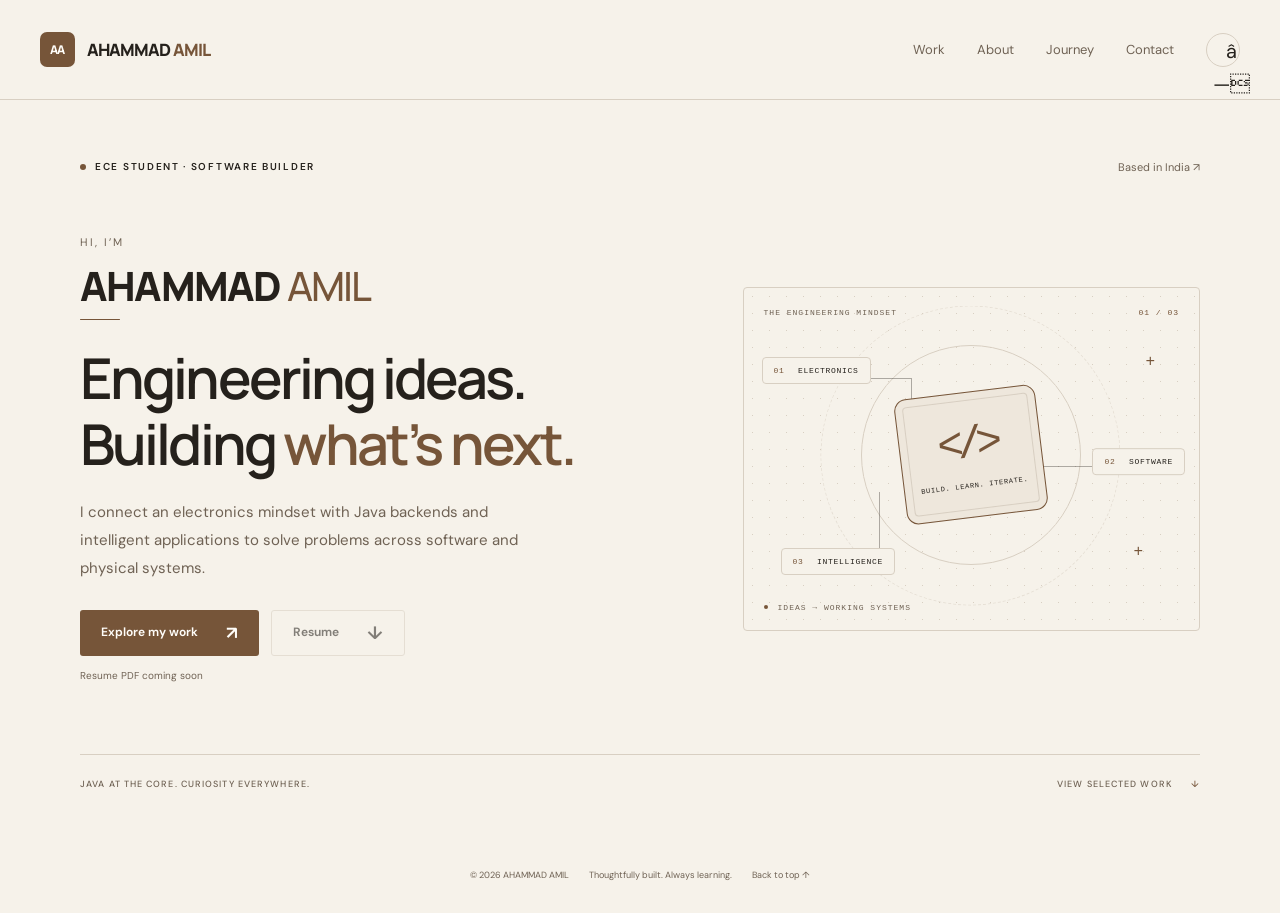
<file: index.html>
<!doctype html>
<html lang="en" data-theme="light">
  <head>
    <meta charset="UTF-8" />
    <meta name="viewport" content="width=device-width, initial-scale=1" />
    <meta name="theme-color" content="#f6f2ea" />
    <meta name="description" content="ECE student building Java backends, intelligent applications, and engineering tools. Explore projects in machine learning, circuit simulation, and robotics." />
    <meta property="og:type" content="website" />
    <meta property="og:title" content="AHAMMAD AMIL — Software & Systems Portfolio" />
    <meta property="og:description" content="From circuits to software. Projects in Java, full-stack development, machine learning, and robotics." />
    <meta name="twitter:card" content="summary" />
    <title>AHAMMAD AMIL — Software & Systems Portfolio</title>
    <link rel="icon" type="image/svg+xml" href="./favicon.svg" />
    <link rel="stylesheet" href="./styles.css" />
    <script>try{document.documentElement.dataset.theme=localStorage.getItem('portfolio-theme')||'light'}catch{}</script>
    <script src="./profile.js" defer></script>
    <script src="./script.js" defer></script>
  </head>
  <body id="top" data-page="Home">
    <a class="skip-link" href="#main">Skip to content</a>
    <header class="site-header">
      <a class="wordmark" href="./index.html" aria-label="Home"><span class="monogram" data-initials>AA</span><span class="signature-name" data-name><span class="name-first">AHAMMAD</span> <span class="name-last">AMIL</span></span><span class="wordmark-dot">.</span></a>
      <nav aria-label="Main navigation"><a href="./work.html">Work</a><a href="./about.html">About</a><a href="./journey.html">Journey</a><a href="./contact.html">Contact</a></nav>
      <button class="theme-toggle" type="button" aria-label="Switch to light theme"><span aria-hidden="true">â—</span></button>
    </header>

    <main id="main">
      <section class="hero section-wrap" id="home" aria-labelledby="hero-title">
        <div class="hero-topline"><span class="eyebrow"><span class="status-dot"></span> ECE STUDENT · SOFTWARE BUILDER</span><span class="location">Based in India ↗</span></div>
        <div class="hero-grid">
          <div class="hero-copy"><p class="intro"><span class="intro-greeting">Hi, I’m</span> <span class="signature-name" data-name><span class="name-first">AHAMMAD</span> <span class="name-last">AMIL</span></span></p><h1 id="hero-title">Engineering ideas.<br>Building <em>what’s next.</em></h1><p class="hero-description">I connect an electronics mindset with Java backends and intelligent applications to solve problems across software and physical systems.</p><div class="hero-actions"><a class="button primary" href="./work.html">Explore my work <span aria-hidden="true">↗</span></a><a class="button secondary resume-link" aria-disabled="true">Resume <span aria-hidden="true">↓</span></a></div><p class="resume-note">Resume PDF coming soon</p></div>
          <div class="system-art" role="img" aria-label="Abstract circuit diagram connecting electronics, software, and intelligence">
            <div class="art-label">THE ENGINEERING MINDSET <span>01 / 03</span></div>
            <div class="orbit orbit-one"></div><div class="orbit orbit-two"></div><div class="crosshair crosshair-one">+</div><div class="crosshair crosshair-two">+</div>
            <div class="circuit-line line-one"></div><div class="circuit-line line-two"></div><div class="circuit-line line-three"></div>
            <div class="core-chip"><span class="chip-symbol">&lt;/&gt;</span><span>BUILD. LEARN. ITERATE.</span></div>
            <div class="art-node node-one"><span>01</span> ELECTRONICS</div><div class="art-node node-two"><span>02</span> SOFTWARE</div><div class="art-node node-three"><span>03</span> INTELLIGENCE</div>
            <div class="art-footer"><span class="status-dot"></span> IDEAS → WORKING SYSTEMS</div>
          </div>
        </div>
        <div class="hero-bottom"><span>JAVA AT THE CORE. CURIOSITY EVERYWHERE.</span><a href="./work.html">VIEW SELECTED WORK <span aria-hidden="true">↓</span></a></div>
      </section>
    </main>
    <footer class="section-wrap"><span>© <span id="year">2026</span> <span data-name>AHAMMAD AMIL</span></span><span>Thoughtfully built. Always learning.</span><a href="#top">Back to top ↑</a></footer>
    <noscript><p class="noscript-message">JavaScript is disabled. You can still explore all projects and background information. Enable JavaScript to load personalized contact links.</p></noscript>
  </body>
</html>
</file>
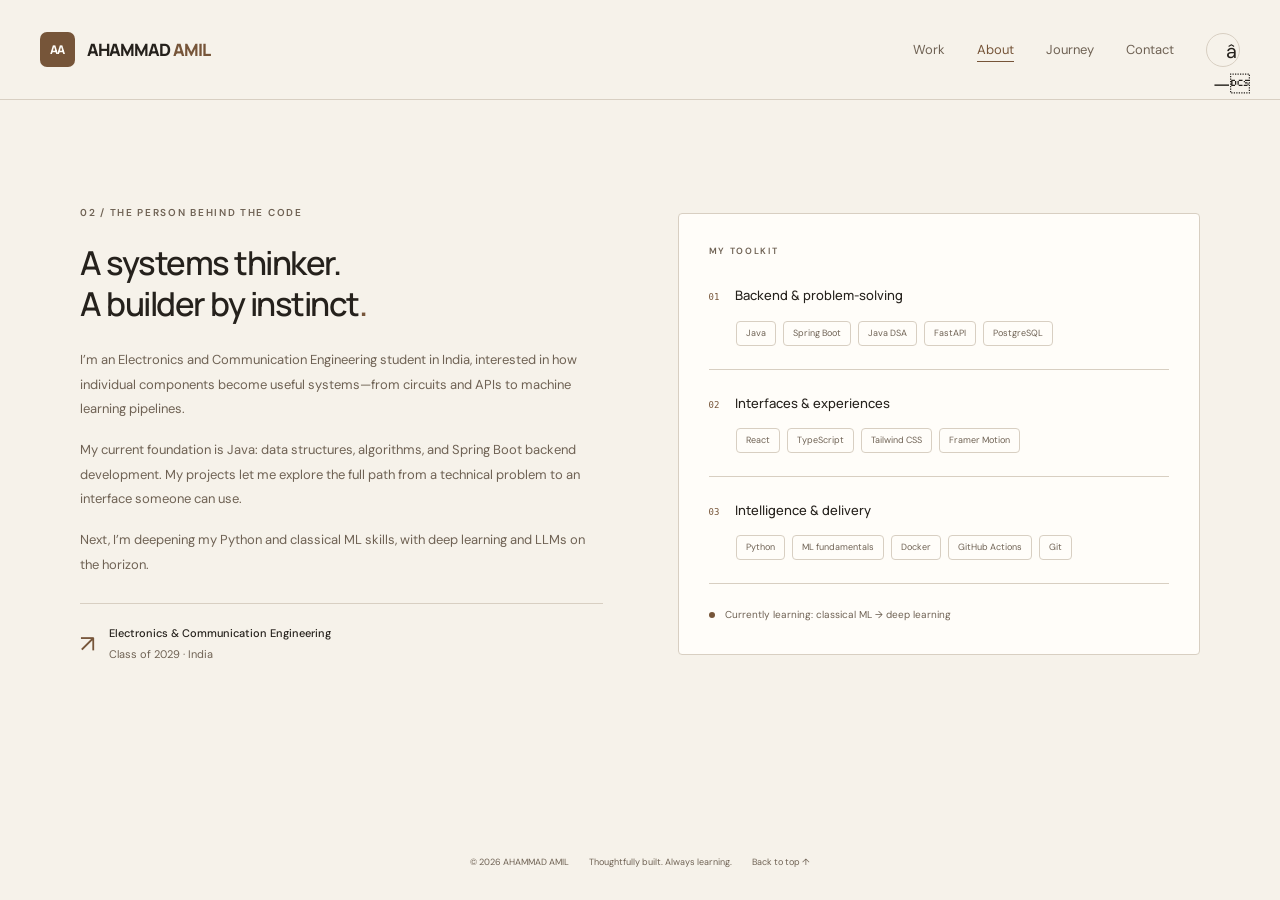
<file: about.html>
<!doctype html>
<html lang="en" data-theme="light">
  <head>
    <meta charset="UTF-8" />
    <meta name="viewport" content="width=device-width, initial-scale=1" />
    <meta name="theme-color" content="#f6f2ea" />
    <meta name="description" content="Meet AHAMMAD AMIL, an Electronics and Communication Engineering student building software and intelligent systems." />
    <meta property="og:type" content="website" />
    <meta property="og:title" content="About — AHAMMAD AMIL" />
    <meta property="og:description" content="Meet AHAMMAD AMIL, an Electronics and Communication Engineering student building software and intelligent systems." />
    <meta name="twitter:card" content="summary" />
    <title>About — AHAMMAD AMIL</title>
    <link rel="icon" type="image/svg+xml" href="./favicon.svg" />
    <link rel="stylesheet" href="./styles.css" />
    <script>try{document.documentElement.dataset.theme=localStorage.getItem('portfolio-theme')||'light'}catch{}</script>
    <script src="./profile.js" defer></script>
    <script src="./script.js" defer></script>
  </head>
  <body id="top" data-page="About">
    <a class="skip-link" href="#main">Skip to content</a>
    <header class="site-header">
      <a class="wordmark" href="./index.html" aria-label="Home"><span class="monogram" data-initials>AA</span><span class="signature-name" data-name><span class="name-first">AHAMMAD</span> <span class="name-last">AMIL</span></span><span class="wordmark-dot">.</span></a>
      <nav aria-label="Main navigation"><a href="./work.html">Work</a><a href="./about.html" aria-current="page">About</a><a href="./journey.html">Journey</a><a href="./contact.html">Contact</a></nav>
      <button class="theme-toggle" type="button" aria-label="Switch to light theme"><span aria-hidden="true">â—</span></button>
    </header>

    <main id="main" class="page-main">
      <section class="section-wrap about-section" id="about" aria-labelledby="about-title"><div class="about-copy reveal"><p class="eyebrow">02 / THE PERSON BEHIND THE CODE</p><h1 id="about-title">A systems thinker.<br>A builder by instinct<span class="accent">.</span></h1><p>I’m an Electronics and Communication Engineering student in India, interested in how individual components become useful systems—from circuits and APIs to machine learning pipelines.</p><p>My current foundation is Java: data structures, algorithms, and Spring Boot backend development. My projects let me explore the full path from a technical problem to an interface someone can use.</p><p>Next, I’m deepening my Python and classical ML skills, with deep learning and LLMs on the horizon.</p><div class="education"><span class="education-icon" aria-hidden="true">↗</span><div><strong>Electronics & Communication Engineering</strong><span id="education-detail">India · Undergraduate</span></div></div></div><div class="skills-panel reveal"><p class="eyebrow">MY TOOLKIT</p><div class="skill-group"><h3><span>01</span> Backend & problem-solving</h3><div class="tags"><span>Java</span><span>Spring Boot</span><span>Java DSA</span><span>FastAPI</span><span>PostgreSQL</span></div></div><div class="skill-group"><h3><span>02</span> Interfaces & experiences</h3><div class="tags"><span>React</span><span>TypeScript</span><span>Tailwind CSS</span><span>Framer Motion</span></div></div><div class="skill-group"><h3><span>03</span> Intelligence & delivery</h3><div class="tags"><span>Python</span><span>ML fundamentals</span><span>Docker</span><span>GitHub Actions</span><span>Git</span></div></div><div class="learning-note"><span class="status-dot"></span> Currently learning: classical ML → deep learning</div></div></section>
    </main>
    <footer class="section-wrap"><span>© <span id="year">2026</span> <span data-name>AHAMMAD AMIL</span></span><span>Thoughtfully built. Always learning.</span><a href="#top">Back to top ↑</a></footer>
    <noscript><p class="noscript-message">JavaScript is disabled. You can still explore all projects and background information. Enable JavaScript to load personalized contact links.</p></noscript>
  </body>
</html>
</file>
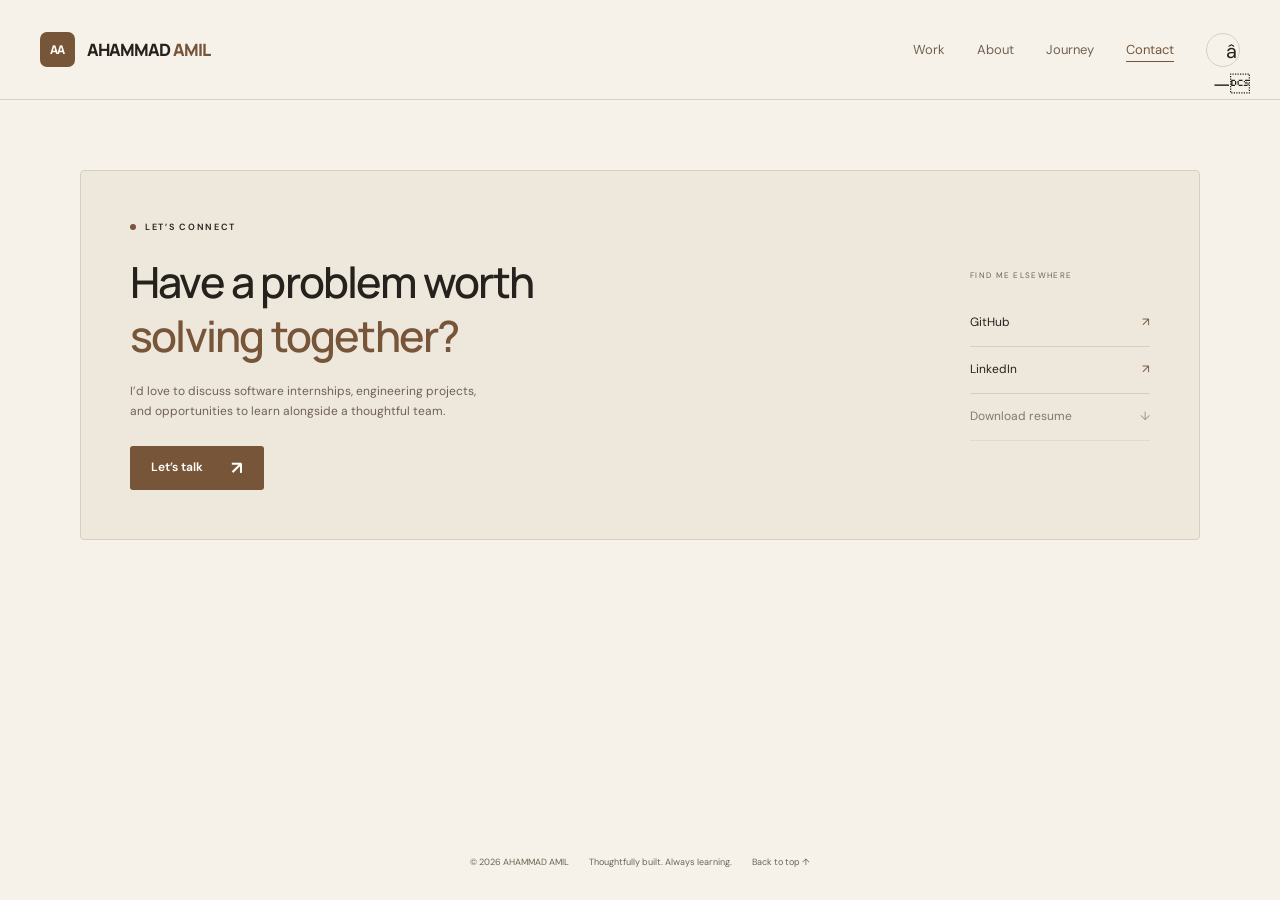
<file: contact.html>
<!doctype html>
<html lang="en" data-theme="light">
  <head>
    <meta charset="UTF-8" />
    <meta name="viewport" content="width=device-width, initial-scale=1" />
    <meta name="theme-color" content="#f6f2ea" />
    <meta name="description" content="Connect with AHAMMAD AMIL about software internships, engineering projects, and collaboration." />
    <meta property="og:type" content="website" />
    <meta property="og:title" content="Contact — AHAMMAD AMIL" />
    <meta property="og:description" content="Connect with AHAMMAD AMIL about software internships, engineering projects, and collaboration." />
    <meta name="twitter:card" content="summary" />
    <title>Contact — AHAMMAD AMIL</title>
    <link rel="icon" type="image/svg+xml" href="./favicon.svg" />
    <link rel="stylesheet" href="./styles.css" />
    <script>try{document.documentElement.dataset.theme=localStorage.getItem('portfolio-theme')||'light'}catch{}</script>
    <script src="./profile.js" defer></script>
    <script src="./script.js" defer></script>
  </head>
  <body id="top" data-page="Contact">
    <a class="skip-link" href="#main">Skip to content</a>
    <header class="site-header">
      <a class="wordmark" href="./index.html" aria-label="Home"><span class="monogram" data-initials>AA</span><span class="signature-name" data-name><span class="name-first">AHAMMAD</span> <span class="name-last">AMIL</span></span><span class="wordmark-dot">.</span></a>
      <nav aria-label="Main navigation"><a href="./work.html">Work</a><a href="./about.html">About</a><a href="./journey.html">Journey</a><a href="./contact.html" aria-current="page">Contact</a></nav>
      <button class="theme-toggle" type="button" aria-label="Switch to light theme"><span aria-hidden="true">â—</span></button>
    </header>

    <main id="main" class="page-main">
      <section class="section-wrap contact-section reveal" id="contact" aria-labelledby="contact-title"><div><p class="eyebrow"><span class="status-dot"></span> LET’S CONNECT</p><h1 id="contact-title">Have a problem worth<br><em>solving together?</em></h1><p>I’d love to discuss software internships, engineering projects,<br class="desktop-break"> and opportunities to learn alongside a thoughtful team.</p><a class="button primary" id="email-button" href="mailto:ahammedamil007@gmail.com">Get in touch <span aria-hidden="true">↗</span></a></div><div class="contact-aside"><span>FIND ME ELSEWHERE</span><a id="github-link" href="https://github.com/Amil-crypto" target="_blank" rel="noopener noreferrer">GitHub <span>↗</span></a><a id="linkedin-link" href="https://www.linkedin.com/in/ahammadamil" target="_blank" rel="noopener noreferrer">LinkedIn <span>↗</span></a><a class="resume-link" aria-disabled="true">Download resume <span>↓</span></a></div></section>
    </main>
    <footer class="section-wrap"><span>© <span id="year">2026</span> <span data-name>AHAMMAD AMIL</span></span><span>Thoughtfully built. Always learning.</span><a href="#top">Back to top ↑</a></footer>
    <noscript><p class="noscript-message">JavaScript is disabled. You can still explore all projects and background information. Enable JavaScript to load personalized contact links.</p></noscript>
  </body>
</html>
</file>
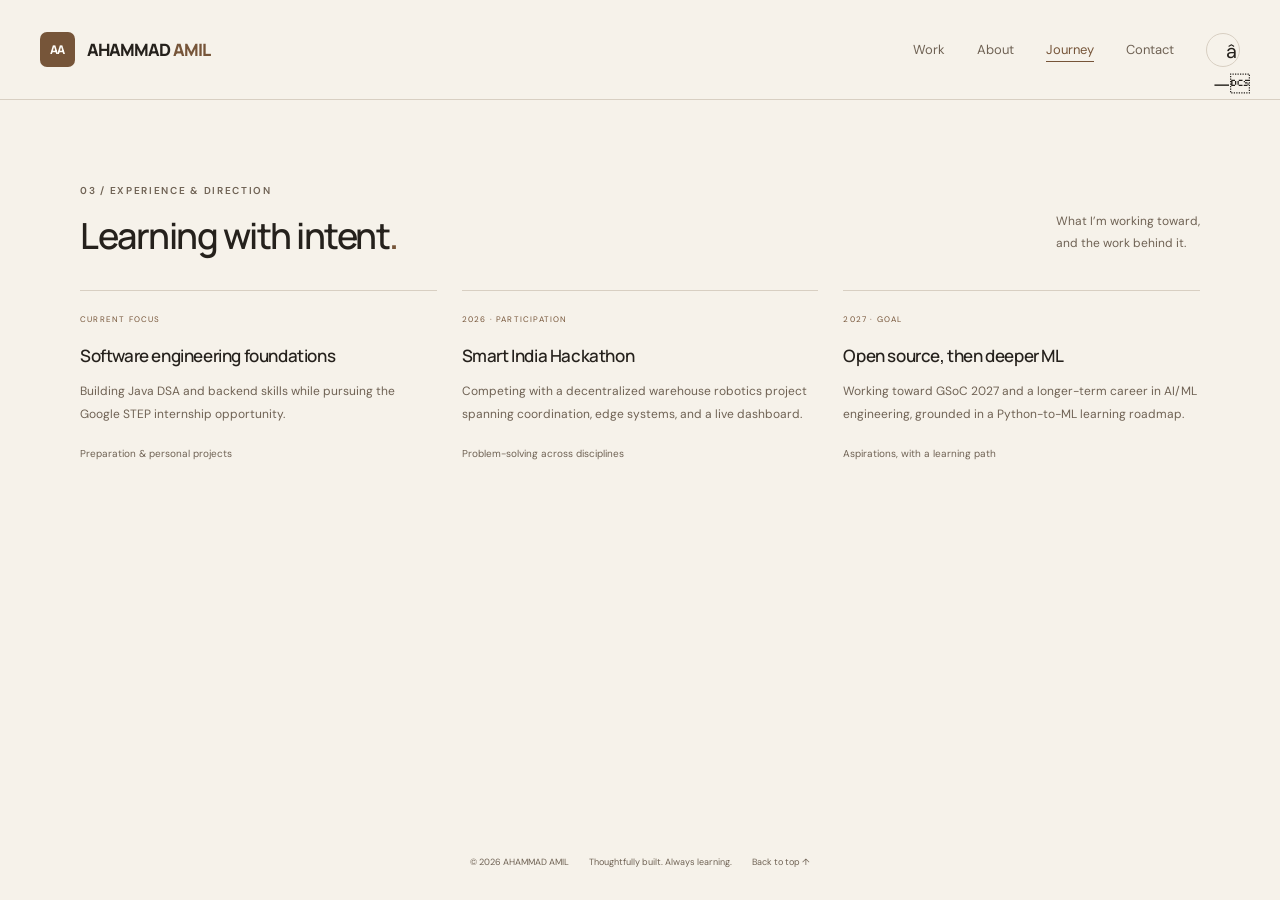
<file: journey.html>
<!doctype html>
<html lang="en" data-theme="light">
  <head>
    <meta charset="UTF-8" />
    <meta name="viewport" content="width=device-width, initial-scale=1" />
    <meta name="theme-color" content="#f6f2ea" />
    <meta name="description" content="Explore AHAMMAD AMIL?s engineering experience, current learning, and future goals." />
    <meta property="og:type" content="website" />
    <meta property="og:title" content="Journey — AHAMMAD AMIL" />
    <meta property="og:description" content="Explore AHAMMAD AMIL?s engineering experience, current learning, and future goals." />
    <meta name="twitter:card" content="summary" />
    <title>Journey — AHAMMAD AMIL</title>
    <link rel="icon" type="image/svg+xml" href="./favicon.svg" />
    <link rel="stylesheet" href="./styles.css" />
    <script>try{document.documentElement.dataset.theme=localStorage.getItem('portfolio-theme')||'light'}catch{}</script>
    <script src="./profile.js" defer></script>
    <script src="./script.js" defer></script>
  </head>
  <body id="top" data-page="Journey">
    <a class="skip-link" href="#main">Skip to content</a>
    <header class="site-header">
      <a class="wordmark" href="./index.html" aria-label="Home"><span class="monogram" data-initials>AA</span><span class="signature-name" data-name><span class="name-first">AHAMMAD</span> <span class="name-last">AMIL</span></span><span class="wordmark-dot">.</span></a>
      <nav aria-label="Main navigation"><a href="./work.html">Work</a><a href="./about.html">About</a><a href="./journey.html" aria-current="page">Journey</a><a href="./contact.html">Contact</a></nav>
      <button class="theme-toggle" type="button" aria-label="Switch to light theme"><span aria-hidden="true">â—</span></button>
    </header>

    <main id="main" class="page-main">
      <section class="section-wrap journey-section" id="journey" aria-labelledby="journey-title"><div class="section-heading reveal"><div><p class="eyebrow">03 / EXPERIENCE & DIRECTION</p><h1 id="journey-title">Learning with intent<span class="accent">.</span></h1></div><p>What I’m working toward,<br>and the work behind it.</p></div><div class="journey-grid"><article class="journey-card reveal"><span class="journey-status">CURRENT FOCUS</span><h3>Software engineering foundations</h3><p>Building Java DSA and backend skills while pursuing the Google STEP internship opportunity.</p><span class="journey-foot">Preparation & personal projects</span></article><article class="journey-card reveal"><span class="journey-status">2026 · PARTICIPATION</span><h3>Smart India Hackathon</h3><p>Competing with a decentralized warehouse robotics project spanning coordination, edge systems, and a live dashboard.</p><span class="journey-foot">Problem-solving across disciplines</span></article><article class="journey-card reveal"><span class="journey-status">2027 · GOAL</span><h3>Open source, then deeper ML</h3><p>Working toward GSoC 2027 and a longer-term career in AI/ML engineering, grounded in a Python-to-ML learning roadmap.</p><span class="journey-foot">Aspirations, with a learning path</span></article></div></section>
    </main>
    <footer class="section-wrap"><span>© <span id="year">2026</span> <span data-name>AHAMMAD AMIL</span></span><span>Thoughtfully built. Always learning.</span><a href="#top">Back to top ↑</a></footer>
    <noscript><p class="noscript-message">JavaScript is disabled. You can still explore all projects and background information. Enable JavaScript to load personalized contact links.</p></noscript>
  </body>
</html>
</file>
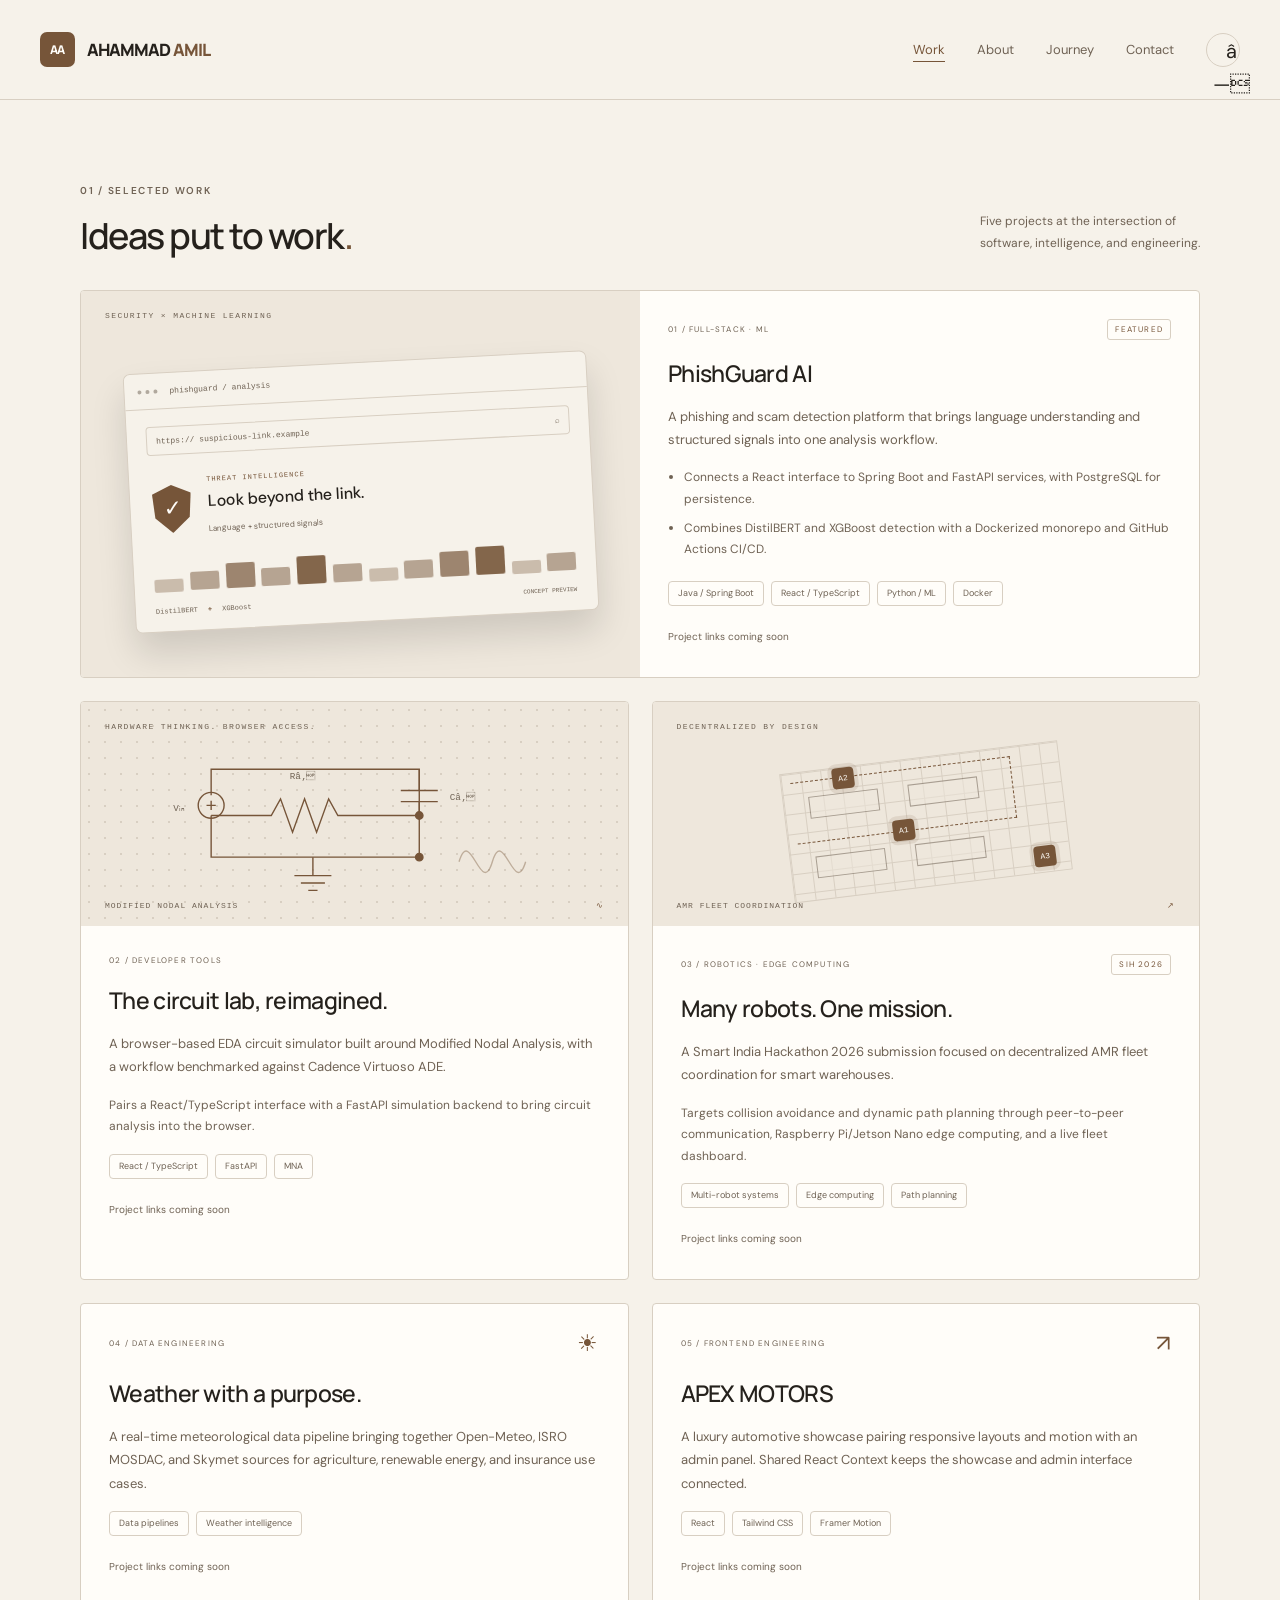
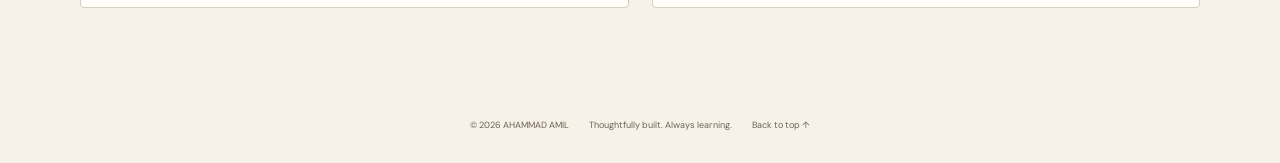
<file: work.html>
<!doctype html>
<html lang="en" data-theme="light">
  <head>
    <meta charset="UTF-8" />
    <meta name="viewport" content="width=device-width, initial-scale=1" />
    <meta name="theme-color" content="#f6f2ea" />
    <meta name="description" content="Selected software, machine learning, circuit simulation, and robotics projects by AHAMMAD AMIL." />
    <meta property="og:type" content="website" />
    <meta property="og:title" content="Work — AHAMMAD AMIL" />
    <meta property="og:description" content="Selected software, machine learning, circuit simulation, and robotics projects by AHAMMAD AMIL." />
    <meta name="twitter:card" content="summary" />
    <title>Work — AHAMMAD AMIL</title>
    <link rel="icon" type="image/svg+xml" href="./favicon.svg" />
    <link rel="stylesheet" href="./styles.css" />
    <script>try{document.documentElement.dataset.theme=localStorage.getItem('portfolio-theme')||'light'}catch{}</script>
    <script src="./profile.js" defer></script>
    <script src="./script.js" defer></script>
  </head>
  <body id="top" data-page="Work">
    <a class="skip-link" href="#main">Skip to content</a>
    <header class="site-header">
      <a class="wordmark" href="./index.html" aria-label="Home"><span class="monogram" data-initials>AA</span><span class="signature-name" data-name><span class="name-first">AHAMMAD</span> <span class="name-last">AMIL</span></span><span class="wordmark-dot">.</span></a>
      <nav aria-label="Main navigation"><a href="./work.html" aria-current="page">Work</a><a href="./about.html">About</a><a href="./journey.html">Journey</a><a href="./contact.html">Contact</a></nav>
      <button class="theme-toggle" type="button" aria-label="Switch to light theme"><span aria-hidden="true">â—</span></button>
    </header>

    <main id="main" class="page-main">
      <section class="section-wrap projects-section" id="projects" aria-labelledby="projects-title">
        <div class="section-heading reveal"><div><p class="eyebrow">01 / SELECTED WORK</p><h1 id="projects-title">Ideas put to work<span class="accent">.</span></h1></div><p>Five projects at the intersection of<br>software, intelligence, and engineering.</p></div>
        <div class="project-grid">
          <article class="project-card featured reveal"><div class="project-visual phish-visual" aria-hidden="true"><div class="visual-caption">SECURITY × MACHINE LEARNING</div><div class="scan-window"><div class="window-top"><i></i><i></i><i></i><span>phishguard / analysis</span></div><div class="scan-address">https:// suspicious-link.example <span>⌕</span></div><div class="scan-result"><div class="shield">✓</div><div><small>THREAT INTELLIGENCE</small><strong>Look beyond the link.</strong><span>Language + structured signals</span></div></div><div class="scan-bars"><span></span><span></span><span></span><span></span><span></span><span></span><span></span><span></span><span></span><span></span><span></span><span></span></div><div class="scan-bottom">DistilBERT <b>+</b> XGBoost <span>CONCEPT PREVIEW</span></div></div></div><div class="project-body"><div class="project-meta"><span>01 / FULL-STACK · ML</span><span class="project-tag">FEATURED</span></div><h3>PhishGuard AI</h3><p>A phishing and scam detection platform that brings language understanding and structured signals into one analysis workflow.</p><ul class="project-points"><li>Connects a React interface to Spring Boot and FastAPI services, with PostgreSQL for persistence.</li><li>Combines DistilBERT and XGBoost detection with a Dockerized monorepo and GitHub Actions CI/CD.</li></ul><div class="tags"><span>Java / Spring Boot</span><span>React / TypeScript</span><span>Python / ML</span><span>Docker</span></div><div class="project-links" data-project="phishguard"></div></div></article>
          <article class="project-card reveal"><div class="project-visual circuit-visual" aria-hidden="true"><div class="visual-caption">HARDWARE THINKING. BROWSER ACCESS.</div><svg viewBox="0 0 440 200" fill="none"><path d="M65 100H130L140 82L153 118L166 82L179 118L192 82L202 100H290V145H65V100M290 100V50H65V78"/><circle cx="65" cy="89" r="14"/><path d="M60 89H70M65 84V94M270 85H310M270 73H310M290 50V73M290 85V100M175 145V165M155 165H195M162 173H188M170 181H180"/><circle class="circuit-dot" cx="290" cy="145" r="4"/><circle class="circuit-dot" cx="290" cy="100" r="4"/><text x="150" y="61">Râ‚</text><text x="323" y="83">Câ‚</text><text x="24" y="95">Vᵢₙ</text><path class="wave" d="M333 150C345 110 357 190 369 150S393 190 405 150"/></svg><div class="visual-bottom">MODIFIED NODAL ANALYSIS <span>∿</span></div></div><div class="project-body"><div class="project-meta"><span>02 / DEVELOPER TOOLS</span></div><h3>The circuit lab, reimagined.</h3><p>A browser-based EDA circuit simulator built around Modified Nodal Analysis, with a workflow benchmarked against Cadence Virtuoso ADE.</p><p class="project-detail">Pairs a React/TypeScript interface with a FastAPI simulation backend to bring circuit analysis into the browser.</p><div class="tags"><span>React / TypeScript</span><span>FastAPI</span><span>MNA</span></div><div class="project-links" data-project="eda"></div></div></article>
          <article class="project-card reveal"><div class="project-visual fleet-visual" aria-hidden="true"><div class="visual-caption">DECENTRALIZED BY DESIGN</div><div class="warehouse"><div class="rack r1"></div><div class="rack r2"></div><div class="rack r3"></div><div class="rack r4"></div><div class="fleet-path"></div><span class="robot robot-one">A1</span><span class="robot robot-two">A2</span><span class="robot robot-three">A3</span></div><div class="visual-bottom">AMR FLEET COORDINATION <span>↗</span></div></div><div class="project-body"><div class="project-meta"><span>03 / ROBOTICS · EDGE COMPUTING</span><span class="project-tag">SIH 2026</span></div><h3>Many robots. One mission.</h3><p>A Smart India Hackathon 2026 submission focused on decentralized AMR fleet coordination for smart warehouses.</p><p class="project-detail">Targets collision avoidance and dynamic path planning through peer-to-peer communication, Raspberry Pi/Jetson Nano edge computing, and a live fleet dashboard.</p><div class="tags"><span>Multi-robot systems</span><span>Edge computing</span><span>Path planning</span></div><div class="project-links" data-project="sih"></div></div></article>
          <article class="project-card compact reveal"><div class="project-body"><div class="project-meta"><span>04 / DATA ENGINEERING</span><span class="project-icon" aria-hidden="true">☀</span></div><h3>Weather with a purpose.</h3><p>A real-time meteorological data pipeline bringing together Open-Meteo, ISRO MOSDAC, and Skymet sources for agriculture, renewable energy, and insurance use cases.</p><div class="tags"><span>Data pipelines</span><span>Weather intelligence</span></div><div class="project-links" data-project="weather"></div></div></article>
          <article class="project-card compact reveal"><div class="project-body"><div class="project-meta"><span>05 / FRONTEND ENGINEERING</span><span class="project-icon" aria-hidden="true">↗</span></div><h3>APEX MOTORS</h3><p>A luxury automotive showcase pairing responsive layouts and motion with an admin panel. Shared React Context keeps the showcase and admin interface connected.</p><div class="tags"><span>React</span><span>Tailwind CSS</span><span>Framer Motion</span></div><div class="project-links" data-project="apex"></div></div></article>
        </div>
      </section>
    </main>
    <footer class="section-wrap"><span>© <span id="year">2026</span> <span data-name>AHAMMAD AMIL</span></span><span>Thoughtfully built. Always learning.</span><a href="#top">Back to top ↑</a></footer>
    <noscript><p class="noscript-message">JavaScript is disabled. You can still explore all projects and background information. Enable JavaScript to load personalized contact links.</p></noscript>
  </body>
</html>
</file>
<file: styles.css>
@import url('https://fonts.googleapis.com/css2?family=DM+Sans:wght@400;450;500;550;600;650;700&family=Manrope:wght@400;500;600;650;700;750;800&display=swap');

:root{color-scheme:dark;--bg:#191714;--surface:#211e1a;--surface-alt:#2b2621;--text:#f4efe6;--muted:#bcb1a3;--line:#433b32;--accent:#d3b894;--accent-ink:#211a13;--art:#252019;--header:rgba(25,23,20,.96)}
:root[data-theme=light]{color-scheme:light;--bg:#f6f2ea;--surface:#fffdf9;--surface-alt:#eee7dc;--text:#25211c;--muted:#6f6254;--line:#d8cfc2;--accent:#765539;--accent-ink:#fffdf9;--art:#eee7dc;--header:rgba(246,242,234,.96)}
*{box-sizing:border-box}html{scroll-behavior:smooth;scroll-padding-top:100px}body{margin:0;background:var(--bg);color:var(--text);font-family:'DM Sans',sans-serif;font-size:15px;line-height:1.65;-webkit-font-smoothing:antialiased}a{color:inherit;text-decoration:none}button{font:inherit}button,a{-webkit-tap-highlight-color:transparent}a:focus-visible,button:focus-visible{outline:2px solid var(--accent);outline-offset:6px}a[aria-disabled=true]{opacity:.55;cursor:default}::selection{background:var(--accent);color:var(--accent-ink)}.section-wrap{max-width:1200px;margin-inline:auto;padding-inline:40px}.site-header{max-width:1280px;margin:auto;height:100px;display:flex;align-items:center;padding:0 40px;gap:32px;border-bottom:1px solid var(--line)}.wordmark{display:flex;align-items:center;font-size:16px;font-weight:650;letter-spacing:-.3px}.monogram{display:grid;place-items:center;background:var(--accent);color:var(--accent-ink);width:35px;height:35px;border-radius:9px;font-size:12px;margin-right:12px;letter-spacing:-.6px}.wordmark-dot{color:var(--accent)}nav{display:flex;gap:32px;margin-left:auto;font-size:13px;color:var(--muted)}nav a:hover,footer a:hover{color:var(--accent)}.theme-toggle{border:1px solid var(--line);background:transparent;color:var(--text);height:34px;width:34px;border-radius:50%;display:grid;place-items:center;cursor:pointer;font-size:20px}.skip-link{position:fixed;top:-100px;left:20px;background:var(--accent);color:var(--accent-ink);padding:10px 18px;z-index:100}.skip-link:focus{top:15px}.hero{padding-top:58px}.hero-topline,.hero-bottom{display:flex;justify-content:space-between;align-items:center}.eyebrow{font-size:10px;letter-spacing:1.7px;font-weight:600;display:flex;align-items:center;gap:9px;margin:0 0 20px}.hero-topline .eyebrow{margin:0}.status-dot{display:inline-block;width:6px;height:6px;flex-shrink:0;border-radius:50%;background:var(--accent);box-shadow:0 0 0 4px color-mix(in srgb,var(--accent) 8%,transparent)}.location{color:var(--muted);font-size:11px}.hero-grid{display:grid;grid-template-columns:1.35fr 1fr;gap:45px;align-items:center;padding:57px 0 69px}.intro{font-size:15px;color:var(--muted);margin:0 0 16px}h1,h2,h3,p{margin-top:0}h1,h2,h3{font-family:'Manrope',sans-serif}h1{font-size:clamp(38px,4.4vw,59px);line-height:1.16;letter-spacing:-2.9px;font-weight:600;margin-bottom:23px}em{font-style:normal;color:var(--accent)}.hero-description{max-width:465px;font-size:15px;color:var(--muted);line-height:1.85;margin-bottom:28px}.hero-actions{display:flex;gap:12px}.button{display:inline-flex;justify-content:center;align-items:center;gap:28px;padding:12px 21px;border-radius:5px;font-size:12px;font-weight:650;transition:transform .2s,background .2s}.button:not([aria-disabled=true]):hover{transform:translateY(-3px)}.primary{background:var(--accent);color:var(--accent-ink)}.secondary{border:1px solid var(--line)}.button span{font-size:18px;line-height:1}.resume-note{font-size:10px;color:var(--muted);margin:12px 0 0}.hero-bottom{border-top:1px solid var(--line);padding:22px 0;color:var(--muted);font-size:9px;font-weight:500;letter-spacing:1.1px}.hero-bottom a{display:flex;gap:18px}.hero-bottom a span{color:var(--accent)}
.system-art{position:relative;height:344px;background:radial-gradient(ellipse at center,color-mix(in srgb,var(--accent) 7%,transparent),transparent 68%);overflow:hidden;border:1px solid var(--line);border-radius:8px;background-image:radial-gradient(var(--line) .8px,transparent .8px);background-size:17px 17px}.art-label{position:absolute;top:20px;left:20px;right:20px;display:flex;justify-content:space-between;font:8px monospace;letter-spacing:1px;color:var(--muted)}.art-label span{color:var(--accent)}.orbit{position:absolute;border:1px solid var(--line);border-radius:50%;left:50%;top:49%;transform:translate(-50%,-50%)}.orbit-one{width:220px;height:220px}.orbit-two{width:300px;height:300px;border-style:dashed;opacity:.5}.core-chip{position:absolute;left:50%;top:49%;transform:translate(-50%,-50%) rotate(-7deg);width:142px;height:126px;background:var(--art);border:1px solid var(--accent);border-radius:12px;display:flex;flex-direction:column;align-items:center;justify-content:center;box-shadow:0 0 50px color-mix(in srgb,var(--accent) 6%,transparent),inset 0 0 0 7px var(--art),inset 0 0 0 8px var(--line);gap:12px}.chip-symbol{font:44px monospace;letter-spacing:-7px;color:var(--accent);padding-right:7px}.core-chip>span:last-child{font:7px monospace;letter-spacing:.7px}.art-node{position:absolute;border:1px solid var(--line);background:var(--bg);border-radius:4px;padding:8px 11px;font:8px monospace;letter-spacing:.7px}.art-node span{color:var(--accent);margin-right:8px}.node-one{top:69px;left:18px}.node-two{right:14px;top:160px}.node-three{bottom:55px;left:37px}.art-footer{position:absolute;bottom:18px;left:20px;font:8px monospace;letter-spacing:1px;display:flex;align-items:center;gap:10px;color:var(--muted)}.art-footer .status-dot{height:4px;width:4px}.crosshair{position:absolute;color:var(--accent);font:16px monospace}.crosshair-one{top:65px;right:44px}.crosshair-two{bottom:69px;right:56px}.circuit-line{position:absolute;border-color:var(--accent);opacity:.35}.line-one{width:85px;height:60px;border-top:1px solid;border-right:1px solid;left:83px;top:90px}.line-two{width:100px;border-top:1px solid;right:75px;top:178px}.line-three{height:60px;border-left:1px solid;left:135px;bottom:78px}
.projects-section,.about-section,.journey-section{padding-top:83px;padding-bottom:20px}.section-heading{display:flex;align-items:flex-end;justify-content:space-between;margin-bottom:32px;gap:30px}.section-heading .eyebrow{color:var(--muted);margin-bottom:13px}h2{font-size:36px;font-weight:550;line-height:1.25;letter-spacing:-1.5px;margin-bottom:0}.accent{color:var(--accent)}.section-heading>p{font-size:12px;line-height:1.8;color:var(--muted);margin:0 0 3px}.project-grid{display:grid;grid-template-columns:1fr 1fr;gap:23px}.project-card{border:1px solid var(--line);background:var(--surface);border-radius:9px;overflow:hidden;transition:border-color .25s,transform .25s}.project-card:hover{border-color:color-mix(in srgb,var(--accent) 55%,var(--line));transform:translateY(-3px)}.project-card.featured{grid-column:1/-1;display:grid;grid-template-columns:1fr 1fr}.project-visual{background:var(--art);height:224px;position:relative;overflow:hidden}.featured .project-visual{height:auto;min-height:345px;display:flex;align-items:center;justify-content:center}.visual-caption{position:absolute;top:20px;left:24px;font:8px monospace;letter-spacing:1.4px;color:var(--muted)}.project-body{padding:28px}.project-meta{display:flex;justify-content:space-between;align-items:center;gap:8px;font-size:8px;letter-spacing:1.2px;color:var(--muted);margin-bottom:15px}.project-tag{color:var(--accent);font-size:8px;border:1px solid var(--line);padding:3px 7px;border-radius:3px;white-space:nowrap}.project-body h3{font-size:23px;font-weight:550;letter-spacing:-.7px;margin-bottom:12px}.project-body p{color:var(--muted);font-size:13px;line-height:1.8;margin-bottom:16px}.project-points{padding-left:16px;font-size:12px;line-height:1.8;color:var(--muted);margin:0 0 20px}.project-points li+li{margin-top:7px}.project-detail{font-size:12px!important}.tags{display:flex;flex-wrap:wrap;gap:7px}.tags span{border:1px solid var(--line);padding:4px 9px;border-radius:4px;font-size:9px;color:var(--muted)}.project-links{display:flex;gap:23px;margin-top:23px;min-height:20px;font-size:11px}.project-links a{border-bottom:1px solid transparent}.project-links a:hover{color:var(--accent);border-color:var(--accent)}.pending-link{font-size:10px;color:var(--muted)}.scan-window{width:83%;background:var(--bg);border:1px solid var(--line);border-radius:7px;transform:rotate(-3deg);box-shadow:0 20px 35px #0002;margin-top:18px}.window-top{display:flex;gap:4px;padding:13px;border-bottom:1px solid var(--line);align-items:center}.window-top i{width:4px;height:4px;background:var(--muted);border-radius:50%;opacity:.5}.window-top span{font:8px monospace;color:var(--muted);margin-left:8px}.scan-address{margin:17px 19px;border:1px solid var(--line);border-radius:4px;font:8px monospace;padding:9px;color:var(--muted);display:flex;justify-content:space-between}.scan-result{display:flex;align-items:center;gap:14px;margin:22px 20px}.shield{background:var(--accent);color:var(--accent-ink);clip-path:polygon(50% 0,95% 18%,90% 68%,50% 100%,10% 68%,5% 18%);height:48px;width:43px;display:grid;place-items:center;font-size:22px}.scan-result small{display:block;font:7px monospace;letter-spacing:1px;color:var(--accent);margin-bottom:5px}.scan-result strong{display:block;font-size:16px;font-weight:500}.scan-result div>span{font-size:8px;color:var(--muted)}.scan-bars{display:flex;align-items:end;gap:7px;margin:0 20px;height:28px}.scan-bars span{height:45%;background:var(--accent);flex:1;opacity:.35;border-radius:2px}.scan-bars span:nth-child(3n){height:90%;opacity:.7}.scan-bars span:nth-child(2n){height:65%;opacity:.5}.scan-bars span:nth-child(5n){height:100%;opacity:.9}.scan-bottom{display:flex;gap:10px;font:7px monospace;padding:16px 20px;color:var(--muted)}.scan-bottom b{color:var(--accent)}.scan-bottom>span{margin-left:auto;font-size:6px}.circuit-visual{background-image:radial-gradient(var(--line) 1px,transparent 1px);background-size:16px 16px}.circuit-visual svg{position:absolute;left:8%;top:21px;width:84%;height:185px;stroke:var(--accent);stroke-width:1.5}.circuit-visual text{fill:var(--muted);stroke:none;font:10px monospace}.circuit-dot{fill:var(--accent)}.wave{opacity:.4}.visual-bottom{position:absolute;bottom:16px;left:24px;right:24px;display:flex;justify-content:space-between;font:8px monospace;letter-spacing:1px;color:var(--muted)}.visual-bottom>span{color:var(--accent)}.fleet-visual{background:var(--surface-alt)}.warehouse{position:absolute;width:280px;height:130px;left:50%;top:50%;transform:translate(-50%,-44%) rotate(-7deg);background-image:linear-gradient(var(--line) 1px,transparent 1px),linear-gradient(90deg,var(--line) 1px,transparent 1px);background-size:20px 20px;border:1px solid var(--line)}.rack{position:absolute;background:var(--art);border:1px solid var(--muted);opacity:.55;width:70px;height:22px}.r1{left:25px;top:25px}.r2{left:125px;top:25px}.r3{left:25px;top:85px}.r4{left:125px;top:85px}.fleet-path{position:absolute;left:9px;top:9px;width:221px;height:62px;border:1px dashed var(--accent);border-left:0}.robot{position:absolute;background:var(--accent);color:var(--accent-ink);font:8px monospace;padding:6px;border-radius:4px;box-shadow:0 0 0 4px color-mix(in srgb,var(--accent) 12%,transparent)}.robot-one{top:59px;left:105px}.robot-two{top:0;left:51px}.robot-three{top:102px;right:14px}.project-icon{font-size:23px;color:var(--accent);line-height:1}.compact .project-body{padding:28px}.compact .project-meta{margin-bottom:20px}
.about-section{display:grid;grid-template-columns:1fr 1fr;gap:75px;padding-top:105px;padding-bottom:70px}.about-copy>.eyebrow{color:var(--muted)}.about-copy h2{margin-bottom:24px;font-size:33px}.about-copy>p:not(.eyebrow){font-size:13px;line-height:1.9;color:var(--muted);margin-bottom:16px}.education{border-top:1px solid var(--line);margin-top:25px;padding-top:20px;display:flex;gap:14px;align-items:center}.education-icon{color:var(--accent);font-size:24px}.education strong{display:block;font-size:11px;font-weight:500}.education div>span{display:block;font-size:11px;color:var(--muted);margin-top:3px}.skills-panel{border:1px solid var(--line);border-radius:8px;background:var(--surface);padding:30px;align-self:center}.skills-panel>.eyebrow{font-size:9px;color:var(--muted);margin-bottom:26px}.skill-group{padding-bottom:23px;margin-bottom:23px;border-bottom:1px solid var(--line)}.skill-group h3{font-size:13px;font-weight:500;margin-bottom:14px}.skill-group h3>span{color:var(--accent);font:9px monospace;margin-right:13px}.skill-group .tags{padding-left:27px}.learning-note{font-size:10px;color:var(--muted);display:flex;align-items:center;gap:10px}.journey-section{border-top:1px solid var(--line);padding-top:65px;padding-bottom:80px}.journey-grid{display:grid;grid-template-columns:repeat(3,1fr);gap:25px}.journey-card{border-top:1px solid var(--line);padding-top:22px;display:flex;flex-direction:column}.journey-status{color:var(--accent);font-size:8px;letter-spacing:1.2px;margin-bottom:17px}.journey-card h3{font-size:17px;letter-spacing:-.4px;font-weight:550;line-height:1.5;margin-bottom:12px}.journey-card p{font-size:12px;color:var(--muted);line-height:1.9;margin-bottom:20px}.journey-foot{font-size:10px;color:var(--muted);margin-top:auto}.contact-section{background:var(--art);border:1px solid var(--line);border-radius:10px;padding:49px;max-width:1120px;display:flex;justify-content:space-between;align-items:center;gap:40px}.contact-section .eyebrow{font-size:9px}.contact-section h2{font-size:43px;letter-spacing:-1.8px;margin-bottom:20px}.contact-section p:not(.eyebrow){font-size:12px;color:var(--muted);margin-bottom:24px}.contact-aside{min-width:180px}.contact-aside>span{font-size:8px;letter-spacing:1.3px;color:var(--muted);display:block;margin-bottom:18px}.contact-aside a{display:flex;align-items:center;justify-content:space-between;border-bottom:1px solid var(--line);font-size:12px;padding:13px 0}.contact-aside a span{color:var(--accent)}footer{display:flex;justify-content:space-between;gap:20px;padding-top:30px;padding-bottom:30px;font-size:9px;color:var(--muted);margin-top:25px!important}.reveal{transition:opacity .6s ease,translate .6s ease}.reveal-pending{opacity:0;translate:0 18px}.noscript-message{text-align:center;padding:20px;color:var(--muted);font-size:12px}
@media(min-width:1500px){.hero-grid{padding-top:75px;padding-bottom:85px}}@media(max-width:1000px){.hero-grid{gap:25px;grid-template-columns:1.3fr 1fr}h1{font-size:43px;letter-spacing:-2px}.system-art{height:315px}.node-two{right:5px}.node-one{left:8px}.node-three{left:12px}.contact-section{margin-inline:40px}.about-section{gap:35px}.project-body{padding:23px}.scan-result strong{font-size:13px}.scan-address{font-size:7px}.scan-bottom{gap:6px}}
@media(max-width:760px){.section-wrap{padding-inline:24px}.site-header{height:80px;padding-inline:24px;gap:18px}.wordmark{font-size:14px}nav{gap:18px;font-size:12px}nav a:nth-child(2),nav a:nth-child(3){display:none}.theme-toggle{flex-shrink:0}.hero{padding-top:32px}.hero-topline .eyebrow{font-size:8px;letter-spacing:1px}.location{font-size:9px}.hero-grid{grid-template-columns:1fr;gap:36px;padding-top:37px;padding-bottom:35px}h1{font-size:clamp(39px,7.5vw,57px);letter-spacing:-2px}.hero-description{max-width:520px;font-size:14px}.system-art{height:285px;max-width:520px;width:100%;margin-inline:auto}.node-one{left:15%;top:57px}.node-two{right:10%}.node-three{left:17%;bottom:47px}.art-footer{bottom:14px}.orbit-one{width:190px;height:190px}.orbit-two{width:253px;height:253px}.hero-bottom{font-size:7px;gap:20px;letter-spacing:.8px}.hero-bottom a{gap:8px;white-space:nowrap}.projects-section{padding-top:55px}.section-heading{display:block;margin-bottom:24px}.section-heading>p{margin-top:17px}.section-heading>p br{display:none}h2{font-size:30px}.project-grid{gap:18px}.project-card.featured{display:block}.featured .project-visual{min-height:290px}.scan-window{max-width:380px}.project-card:not(.featured){grid-column:1/-1}.project-body{padding:25px}.project-visual{height:220px}.scan-result strong{font-size:16px}.scan-address{font-size:8px}.about-section{grid-template-columns:1fr;gap:30px;padding-top:65px;padding-bottom:50px}.about-copy h2{font-size:31px}.skills-panel{padding:25px}.journey-section{padding-top:45px;padding-bottom:45px}.journey-grid{grid-template-columns:1fr;gap:26px}.journey-card{padding-top:18px}.journey-status{margin-bottom:10px}.journey-card p{margin-bottom:12px}.contact-section{margin-inline:24px;padding:30px;display:block}.contact-section h2{font-size:35px}.contact-aside{margin-top:35px}.contact-aside>span{margin-bottom:8px}.contact-aside a{padding:12px 0}.desktop-break{display:none}footer{flex-wrap:wrap;font-size:9px;gap:12px}footer>span:nth-child(2){display:none}footer a{margin-left:auto}}
@media(max-width:390px){.wordmark>[data-name],.wordmark-dot{display:none}.monogram{margin-right:0}.site-header nav{gap:23px}.section-wrap{padding-inline:20px}.hero-topline{align-items:start;gap:15px}.location{max-width:65px;text-align:right}h1{font-size:37px}.hero-bottom>span{max-width:150px}.contact-section{margin-inline:20px;padding:25px}.contact-section h2{font-size:30px}.project-body h3{font-size:21px}}
@media(prefers-reduced-motion:reduce){html{scroll-behavior:auto}*,*::before,*::after{transition:none!important;animation:none!important}.reveal-pending{opacity:1;translate:none}}
@media print{.site-header,.system-art,.project-visual,.hero-bottom,.theme-toggle,.hero-actions,.resume-note,.contact-aside,footer{display:none}:root{--bg:#fff;--surface:#fff;--text:#111;--muted:#444;--line:#ccc;--accent:#765539;--art:#fff}body{font-size:11px}.section-wrap{padding:20px 0;max-width:none}.hero-grid,.about-section{display:block;padding:10px 0}.hero h1{font-size:32px}.project-grid{display:block}.project-card,.project-card.featured{display:block;margin:14px 0;break-inside:avoid}.reveal-pending{opacity:1;translate:none}.contact-section{margin:0;border:none}.skills-panel{margin-top:20px}.project-links{display:none}}
/* Scroll motion: transforms and opacity keep animation independent of layout. */
.scroll-progress{position:fixed;inset:0 0 auto;height:3px;z-index:90;background:var(--accent);transform:scaleX(0);transform-origin:left;pointer-events:none}
.reveal{transition:opacity .75s ease var(--reveal-delay,0ms),translate .85s cubic-bezier(.16,1,.3,1) var(--reveal-delay,0ms),scale .85s cubic-bezier(.16,1,.3,1) var(--reveal-delay,0ms),border-color .25s,transform .25s}
.reveal-pending{opacity:0;translate:0 44px;scale:.98}
.section-heading.reveal-pending{translate:0 28px;scale:1}
.reveal:focus-within{opacity:1;translate:none;scale:1;transition-delay:0ms}
.system-art .core-chip{translate:0 var(--art-shift,0px)}
.system-art .orbit-two{rotate:var(--art-turn,0deg)}
.system-art .node-two{translate:0 calc(var(--art-shift,0px) * -.5)}
.project-card.is-revealed .scan-bars span{transform-origin:bottom;animation:signal-rise .8s cubic-bezier(.16,1,.3,1) both;animation-delay:calc(var(--reveal-delay,0ms) + 150ms)}
.project-card.is-revealed .scan-bars span:nth-child(2n){animation-delay:calc(var(--reveal-delay,0ms) + 250ms)}
.project-card.is-revealed .scan-bars span:nth-child(3n){animation-delay:calc(var(--reveal-delay,0ms) + 350ms)}
.skills-panel.is-revealed .skill-group{animation:toolkit-enter .65s ease both;animation-delay:calc(var(--reveal-delay,0ms) + 100ms)}
.skills-panel.is-revealed .skill-group:nth-of-type(2){animation-delay:calc(var(--reveal-delay,0ms) + 200ms)}
.skills-panel.is-revealed .skill-group:nth-of-type(3){animation-delay:calc(var(--reveal-delay,0ms) + 300ms)}
@keyframes signal-rise{from{transform:scaleY(.15);opacity:.1}to{transform:scaleY(1)}}
@keyframes toolkit-enter{from{opacity:0;translate:0 14px}to{opacity:1;translate:0 0}}
@media(max-width:760px){.reveal-pending{translate:0 28px;scale:.99}}
@media(prefers-reduced-motion:reduce){.scroll-progress{display:none}.reveal-pending{opacity:1;translate:none;scale:1}.system-art .core-chip,.system-art .node-two{translate:none}.system-art .orbit-two{rotate:none}}
@media print{.scroll-progress{display:none}.reveal{opacity:1;translate:none;scale:1}.skill-group{animation:none!important}}
/* Personal wordmark */
.signature-name{font-family:'Manrope',sans-serif;font-weight:800;line-height:1.12;letter-spacing:-.045em}
.name-last{color:var(--accent)}
.wordmark .signature-name{font-size:17px;letter-spacing:-.055em}
.wordmark-dot{font-size:24px;line-height:1;margin-left:2px}
.wordmark .monogram{border-radius:10px 3px 10px 3px;font-family:'Manrope',sans-serif;font-weight:800;transform:rotate(-5deg);transition:transform .25s}
.wordmark:hover .monogram{transform:rotate(0)}
.hero-copy .intro{margin-bottom:25px}
.intro-greeting{display:block;font-size:11px;letter-spacing:2px;text-transform:uppercase;margin-bottom:12px;color:var(--muted)}
.intro .signature-name{display:inline-block;position:relative;font-size:clamp(29px,3.15vw,43px);color:var(--text);padding-bottom:12px}
.intro .signature-name::after{content:'';position:absolute;bottom:0;left:0;width:48px;height:3px;background:var(--accent);border-radius:3px;transition:width .35s ease}
.intro .signature-name:hover::after{width:100%}
.intro .name-last{font-weight:500}
@media(max-width:760px){.wordmark .signature-name{font-size:14px}.intro .signature-name{font-size:clamp(28px,6.6vw,40px)}}
@media(max-width:390px){.wordmark>.signature-name{display:inline-block;font-size:12px}.wordmark .monogram{display:none}.site-header{gap:12px}.site-header nav{gap:14px}.intro .signature-name{font-size:28px}}
@media(prefers-reduced-motion:reduce){.wordmark .monogram{transform:none}}

/* Standalone pages and persistent navigation. */
body{min-height:100vh;display:flex;flex-direction:column}
main{flex:1}
.site-header{width:100%}
nav a[aria-current="page"]{color:var(--accent);text-decoration:underline;text-underline-offset:7px}
.page-main{padding-bottom:35px}
.page-main h1{font-size:36px;font-weight:550;line-height:1.25;letter-spacing:-1.5px;margin-bottom:0}
.page-main .about-copy h1{font-size:33px;margin-bottom:24px}
.page-main .journey-section{border-top:0;padding-top:83px}
.page-main .contact-section{margin-top:70px}
.page-main .contact-section h1{font-size:43px;letter-spacing:-1.8px;margin-bottom:20px}
@media(max-width:760px){
  .site-header{height:auto;min-height:100px;flex-wrap:wrap;padding-top:18px;padding-bottom:14px;gap:14px}
  .site-header .theme-toggle{margin-left:auto}
  .site-header nav{order:3;width:100%;justify-content:space-between;margin:0;gap:18px}
  .site-header nav a:nth-child(n){display:inline-block}
  .page-main h1{font-size:30px}
  .page-main .about-copy h1{font-size:31px}
  .page-main .journey-section{padding-top:45px}
  .page-main .contact-section{margin-top:32px}
  .page-main .contact-section h1{font-size:35px}
}
@media(max-width:390px){.page-main .contact-section h1{font-size:30px}}

/* Minimal warm neutrals: ink, walnut, ivory, and cream. */
.wordmark .monogram{border-radius:7px;transform:none}
.wordmark-dot{display:none}
.project-card,.skills-panel{box-shadow:none}
.project-tag{background:color-mix(in srgb,var(--accent) 8%,var(--surface))}
.theme-toggle:hover,.secondary:not([aria-disabled=true]):hover{background:var(--surface-alt)}
.contact-aside a:not([aria-disabled=true]):hover{color:var(--accent)}

/* Quiet details and restrained shapes. */
.project-card,.skills-panel,.contact-section,.system-art{border-radius:4px}
.button{border-radius:3px}
.status-dot{box-shadow:none}
.core-chip{box-shadow:inset 0 0 0 7px var(--art),inset 0 0 0 8px var(--line)}
.project-card:hover{transform:none}
.button:not([aria-disabled=true]):hover{transform:translateY(-1px)}
.intro .signature-name::after{height:1px;width:40px}
.project-tag{background:transparent}
.scroll-progress{height:1px}
</file>
